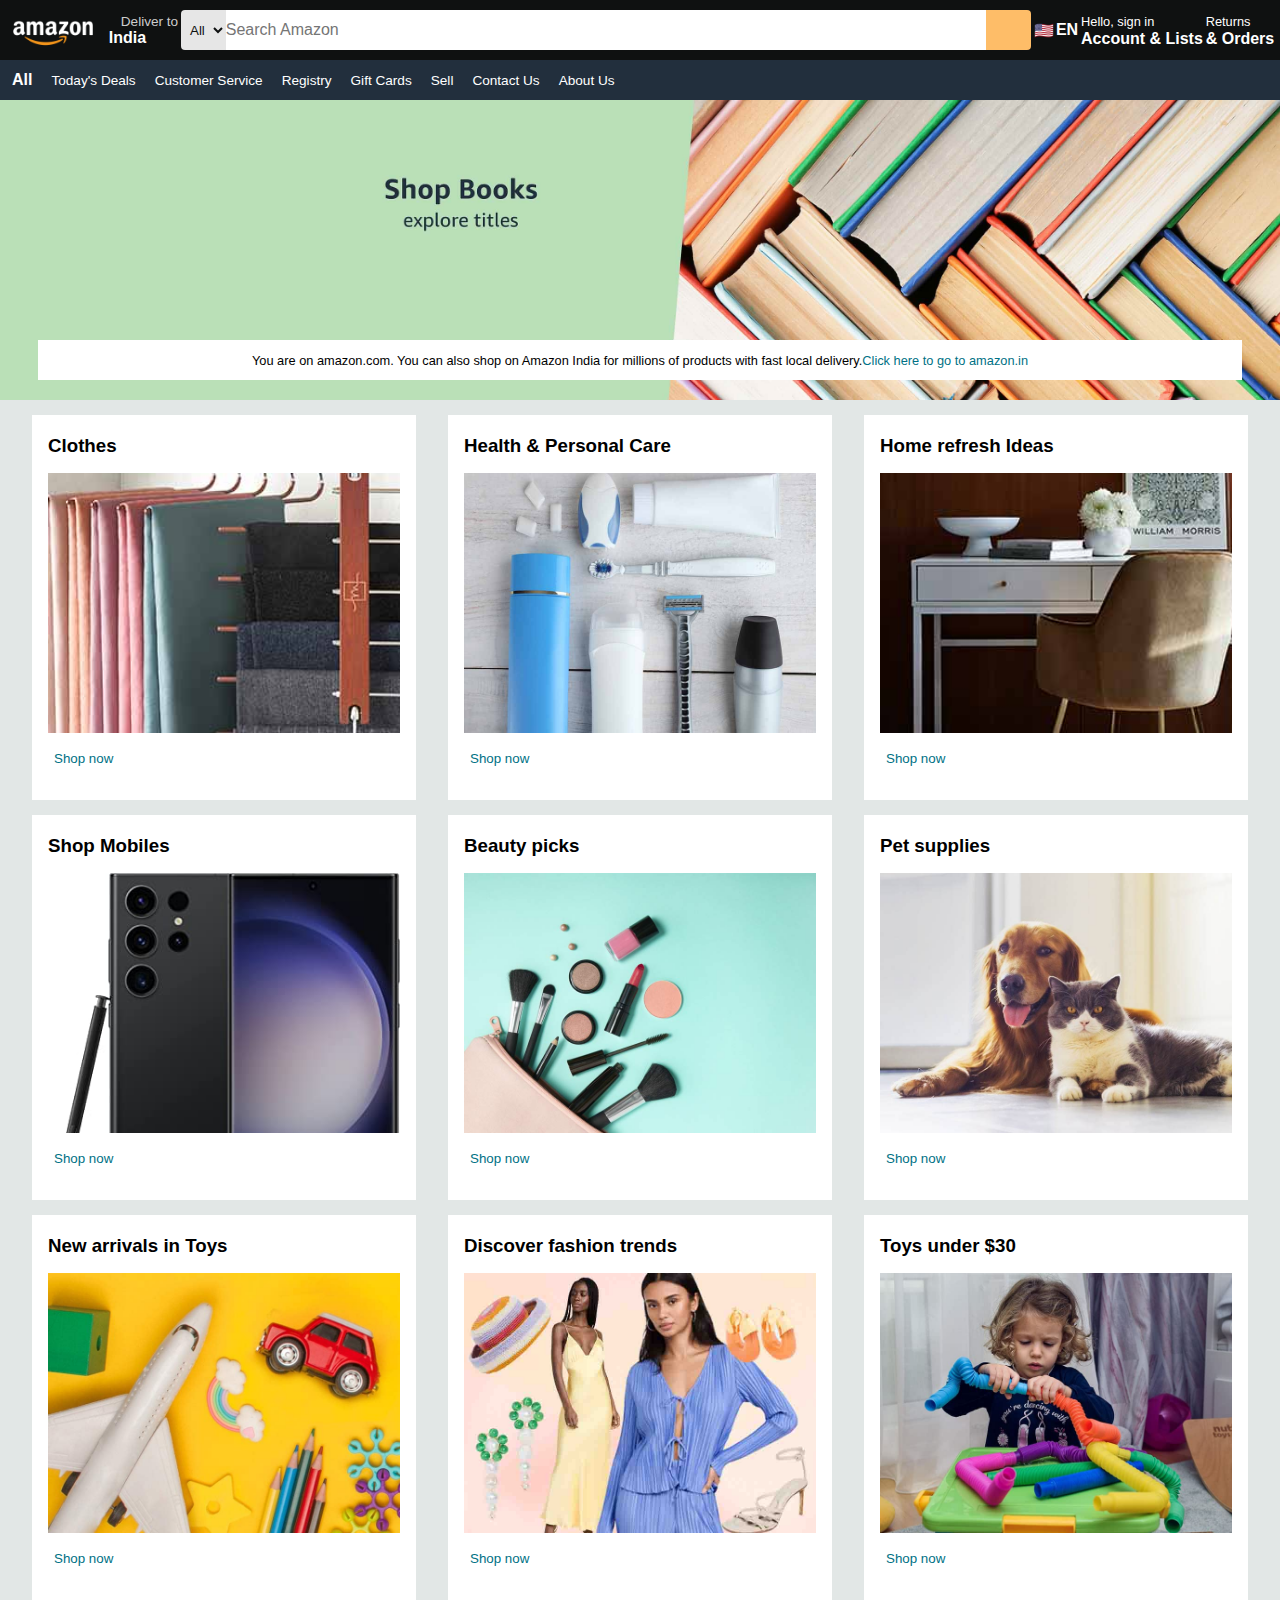
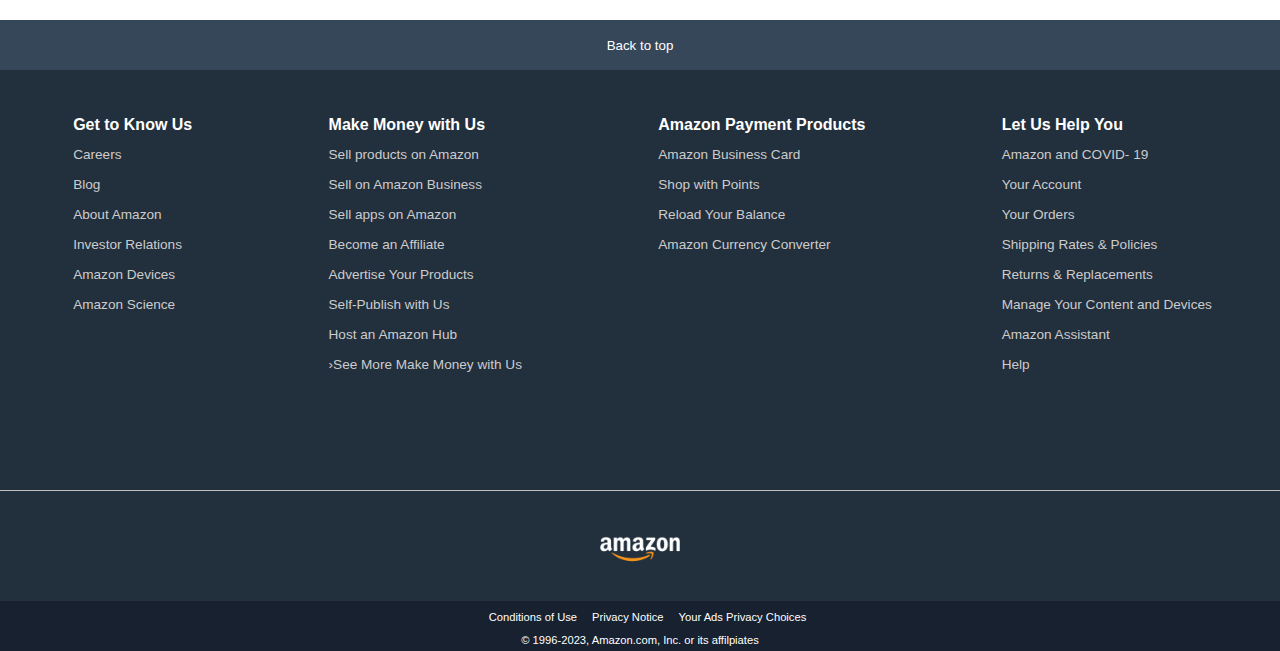
<file: Amazon-website-clone/index.html>
<!DOCTYPE html>
<html>

<head>
  <meta charset="utf-8">
  <meta name="viewport" content="width=device-width">
  <title>Amazon</title>
  <link rel="shortcut icon" href="favicon.ico" type="image/x-icon">
  <link rel="stylesheet" href="https://cdnjs.cloudflare.com/ajax/libs/font-awesome/6.4.2/css/all.min.css"
    integrity="sha512-z3gLpd7yknf1YoNbCzqRKc4qyor8gaKU1qmn+CShxbuBusANI9QpRohGBreCFkKxLhei6S9CQXFEbbKuqLg0DA=="
    crossorigin="anonymous" referrerpolicy="no-referrer" />

  <link href="style.css" rel="stylesheet" type="text/css" />
</head>

<body>
  <header>
    <div class="navbar">
      <div class="nav-logo border">
        <div class="logo">

        </div>
      </div>
      <div class="border">
        <p class="add-first">
          Deliver to
        </p>
        <div class="add-icon">
          <i class="fa-solid fa-location-dot"></i>
          <p class="add-second">
            India
          </p>
        </div>
      </div>
      <div class="nav-search">
        <select class="nav-select">
          <option>All</option>
        </select>
        <input class="nav-input" placeholder="Search Amazon">
        <div class="search-icon">
          <i class="fa-solid fa-magnifying-glass"></i>
        </div>
      </div>
      <div class="nav-lng border">
        <p>
          &#127482;&#127480;
        </p>
        <p class="lng">
          EN
        </p>
      </div>
      <div class="nav-singin border">
        <p>
          <span>Hello, sign in</span>
        </p>
        <p class="acc">
          Account & Lists
        </p>

      </div>
      <div class="nav-returns border">
        <p>
          <span>Returns</span>
        </p>
        <p class="acc">
          & Orders
        </p>
      </div>
      <div class="nav-cart border">
        <i class="fa-solid fa-cart-shopping"></i>
      </div>
    </div>
    <div class="panel ">
      <i class="fa-solid fa-bars"></i>
      <div class="panel-all border">
        All
      </div>
      <p class="border">
        Today's Deals
      </p>
      <p class="border">
        Customer Service
      </p>
      <p class="border">
        Registry
      </p>
      <p class="border">
        Gift Cards
      </p>
      <p class="border">
        Sell
      </p>
        <a href="contact.html" class="border" style="text-decoration:none; color: white;">Contact Us</a>
        <a href="about.html" class="border" style="text-decoration:none; color: white;">About Us</a>
    </div>
  </header>

  <div class="hero-section">

    <div class="msg">
      You are on amazon.com. You can also shop on Amazon India for millions of products with fast local delivery.
      <a href="https://amazon.in" target="_blank" class="amazonLink">Click here to go to amazon.in </a>
    </div>
   

  </div>
  <div class="shop-section">
    <div class="box1  box">
      <div class="box-content">
        <h3>
          Clothes
        </h3>
        <div class="box-img" style="background-image:url('box1_image.jpg')">

        </div>
        <button class="shopBtn">
          Shop now
        </button>
      </div>
    </div>
    <div class="box2  box">
      <div class="box-content">
        <h3>
          Health & Personal Care
        </h3>
        <div class="box-img" style="background-image:url('box2_image.jpg')">

        </div>
        <button class="shopBtn">
          Shop now
        </button>
      </div>
    </div>
    <div class="box3  box">
      <div class="box-content">
        <h3>
          Home refresh Ideas
        </h3>
        <div class="box-img" style="background-image:url('box3_image.jpg')">

        </div>
        <button class="shopBtn">
          Shop now
        </button>
      </div>
    </div>
    <div class="box1  box">
      <div class="box-content">
        <h3>
          Shop Mobiles
        </h3>
        <div class="box-img" style="background-image:url('box4_image.jpg')">

        </div>
        <button class="shopBtn">
          Shop now
        </button>
      </div>
    </div>
    <div class="box2  box">
      <div class="box-content">
        <h3>
          Beauty picks
        </h3>
        <div class="box-img" style="background-image:url('box5_image.jpg')">

        </div>
        <button class="shopBtn">
          Shop now
        </button>
      </div>
    </div>
    <div class="box3  box">
      <div class="box-content">
        <h3>
          Pet supplies
        </h3>
        <div class="box-img" style="background-image:url('box6_image.jpg')">

        </div>
        <button class="shopBtn">
          Shop now
        </button>
      </div>
    </div>
    <div class="box1  box">
      <div class="box-content">
        <h3>
          New arrivals in Toys
        </h3>
        <div class="box-img" style="background-image:url('box7_image.jpg')">

        </div>
        <button class="shopBtn">
          Shop now
        </button>
      </div>
    </div>
    <div class="box2  box">
      <div class="box-content">
        <h3>
          Discover fashion trends
        </h3>
        <div class="box-img" style="background-image:url('box8_image.jpg')">

        </div>
        <button class="shopBtn">
          Shop now
        </button>
      </div>
    </div>
    <div class="box3  box">
      <div class="box-content">
        <h3>
          Toys under $30
        </h3>
        <div class="box-img" style="background-image:url('box9_image.jpg')">

        </div>
        <button class="shopBtn">
          Shop now
        </button>
      </div>
    </div>
  </div>
  <footer>
    <div class="back">
      <button class="backBtn">Back to top</button>
    </div>
    <div class="foot-cont">
      <ul class="lists  list1">
        <li class="cont-head">Get to Know Us</li>
        <li>Careers</li>
        <li>Blog</li>
        <li>About Amazon</li>
        <li>Investor Relations</li>
        <li>Amazon Devices</li>
        <li>Amazon Science</li>

      </ul>
      <ul class="lists ">
        <li class="cont-head">Make Money with Us</li>
        <li>Sell products on Amazon</li>
        <li>Sell on Amazon Business</li>
        <li>Sell apps on Amazon</li>
        <li>Become an Affiliate</li>
        <li>Advertise Your Products</li>
        <li>Self-Publish with Us</li>
        <li>Host an Amazon Hub</li>
        <li>›See More Make Money with Us
        </li>

      </ul>
      <ul class="lists ">
        <li class="cont-head">Amazon Payment Products</li>
        <li>Amazon Business Card</li>
        <li>Shop with Points</li>
        <li>Reload Your Balance</li>
        <li>Amazon Currency Converter
        </li>

      </ul>
      <ul class="lists ">
        <li class="cont-head">Let Us Help You</li>
        <li>Amazon and COVID-
          19</li>
        <li>Your Account</li>
        <li>Your Orders</li>
        <li>Shipping Rates &
          Policies</li>
        <li>Returns &
          Replacements</li>
        <li>Manage Your Content
          and Devices</li>
        <li>Amazon Assistant</li>
        <li>Help</li>
      </ul>

    </div>
    <div class="foot-logo">
      <div class="logo-am">

      </div>

    </div>

    <div class="copyright-section">
      <p class="parh">
        Conditions of Use
      </p>
      <p class="parh">
        Privacy Notice
      </p>
      <p class="parh">
        Your Ads Privacy Choices
      </p>

      <div class="break">

      </div>

      <div class="copyright-second">

        © 1996-2023, Amazon.com, Inc. or its affilpiates

      </div>


    </div>


  </footer>

<script src="script.js"></script>


</body>

</html>
</file>
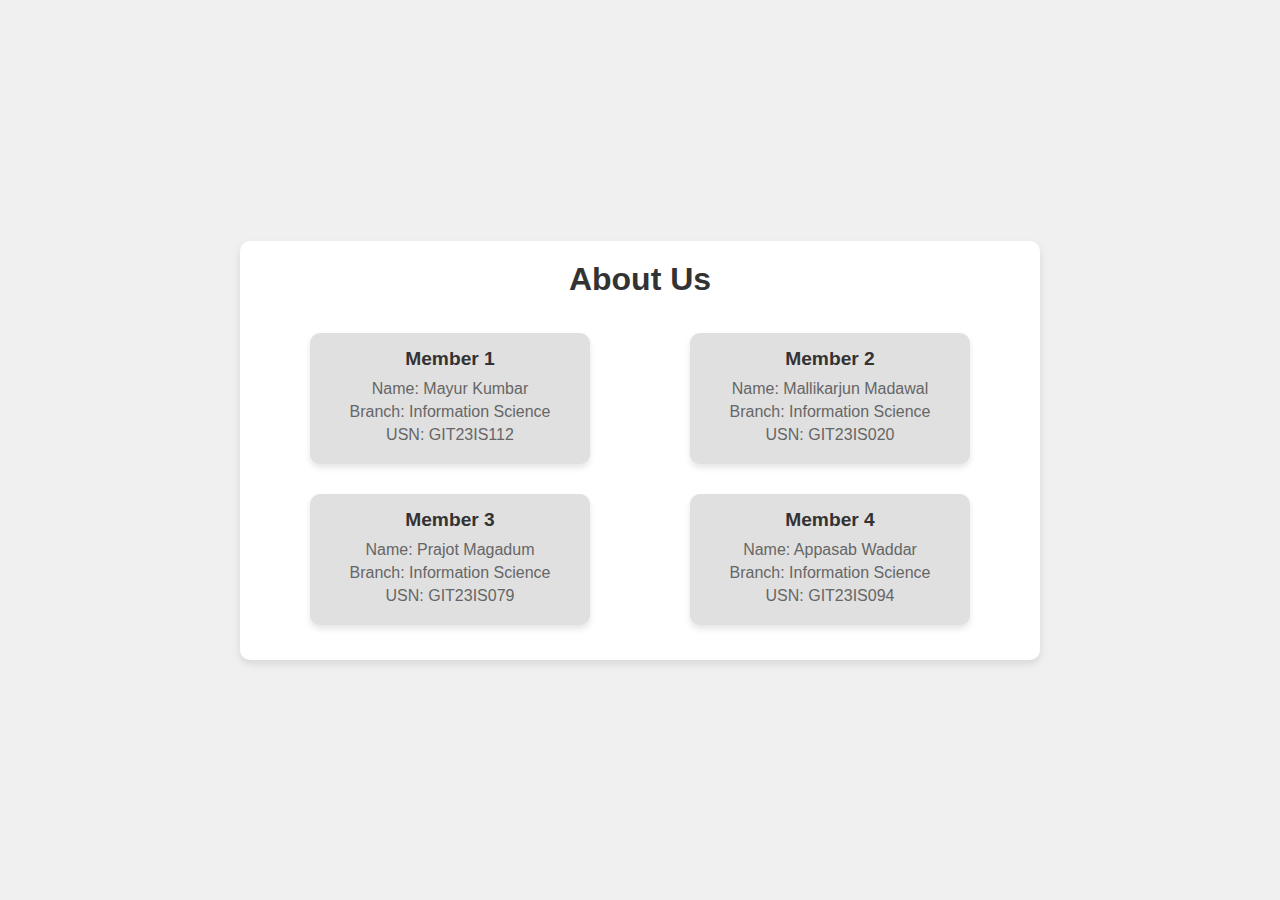
<file: Amazon-website-clone/about.html>
<!DOCTYPE html>
<html lang="en">

<head>
  <meta charset="UTF-8">
  <meta name="viewport" content="width=device-width, initial-scale=1.0">
  <title>About Us</title>
  <link rel="stylesheet" href="aboutStyle.css">
</head>

<body>
  <div class="about-container">
    <h1>About Us</h1>
    <div class="team">
      <div class="team-member">
        <h3>Member 1</h3>
        <p>Name: Mayur Kumbar</p>
        <p>Branch: Information Science</p>
        <p>USN: GIT23IS112</p>
      </div>
      <div class="team-member">
        <h3>Member 2</h3>
        <p>Name: Mallikarjun Madawal</p>
        <p>Branch: Information Science</p>
        <p>USN: GIT23IS020</p>
      </div>
      <div class="team-member">
        <h3>Member 3</h3>
        <p>Name: Prajot Magadum</p>
        <p>Branch: Information Science</p>
        <p>USN: GIT23IS079</p>
      </div>
      <div class="team-member">
        <h3>Member 4</h3>
        <p>Name: Appasab Waddar</p>
        <p>Branch: Information Science</p>
        <p>USN: GIT23IS094</p>
      </div>
    </div>
  </div>
</body>

</html>
</file>
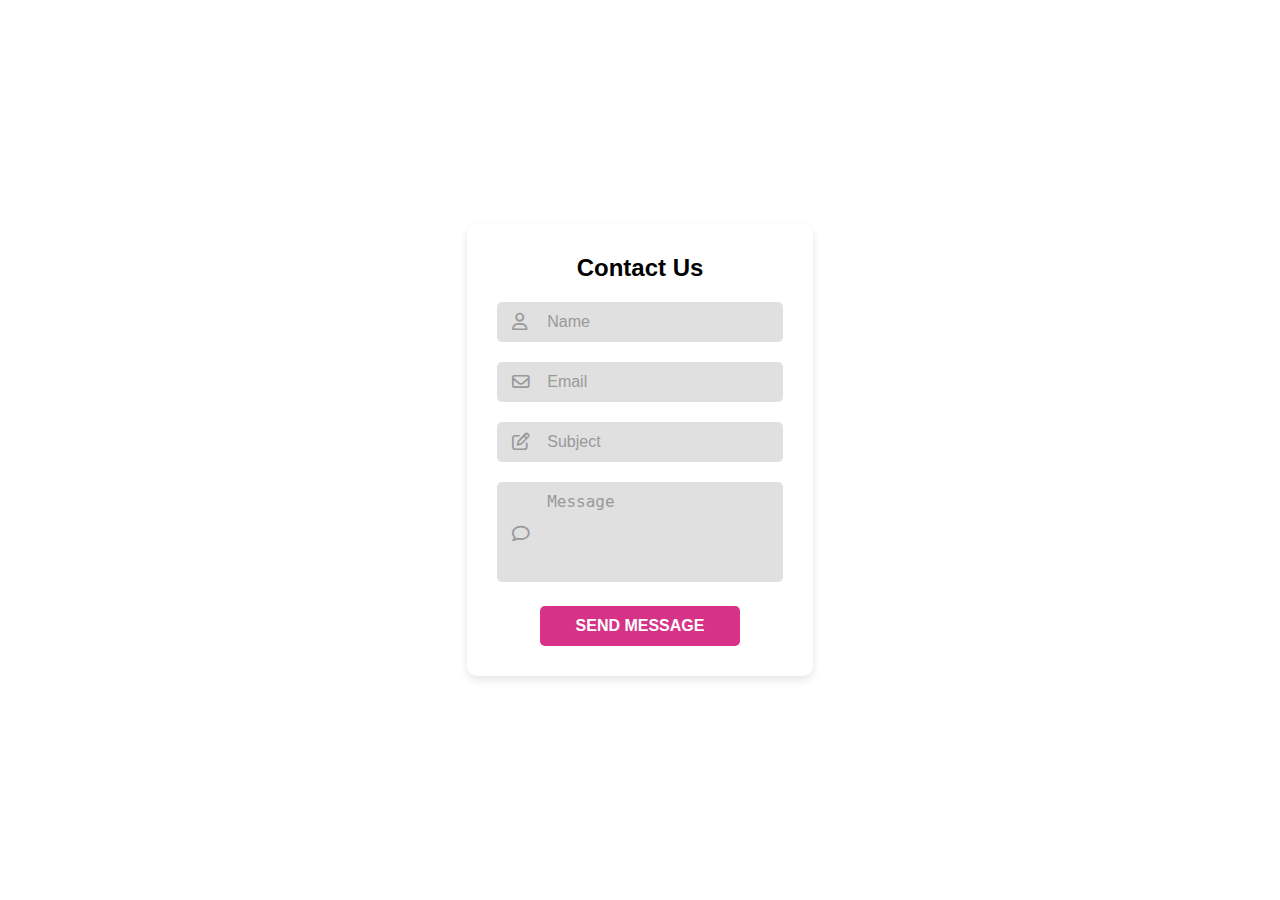
<file: Amazon-website-clone/contact.html>
<!DOCTYPE html>
<html>

<head>
  <meta charset="utf-8">
  <meta name="viewport" content="width=device-width, initial-scale=1.0">
  <title>Contact Us</title>
  <link rel="stylesheet" href="https://cdnjs.cloudflare.com/ajax/libs/font-awesome/6.4.2/css/all.min.css" />
  <link href="contactStyle.css" rel="stylesheet" type="text/css" />
</head>

<body>
  <div class="container">
    <div class="contact-container">
      <h2>Contact Us</h2>
      <form class="box">
        <div class="input-container">
          <input class="input" type="text" name="name" placeholder="Name" autocomplete="off" required/>
          <div class="icon">
            <i class="fa-regular fa-user" aria-hidden="true"></i>
          </div>
        </div>
        <div class="input-container">
          <input class="input" type="email" name="email" placeholder="Email" autocomplete="off" required/>
          <div class="icon">
            <i class="fa-regular fa-envelope" aria-hidden="true"></i>
          </div>
        </div>
        <div class="input-container">
          <input class="input" type="text" name="subject" placeholder="Subject" autocomplete="off" required/>
          <div class="icon">
            <i class="fa-regular fa-pen-to-square" aria-hidden="true"></i>
          </div>
        </div>
        <div class="input-container">
          <textarea class="input textarea" name="message" placeholder="Message" autocomplete="off" required></textarea>
          <div class="icon">
            <i class="fa-regular fa-comment" aria-hidden="true"></i>
          </div>
        </div>
        <div class="button-container">
          <button type="submit" class="contact-button">SEND MESSAGE</button>
        </div>
      </form>
    </div>
  </div>

  <script>
    let contactBtn = document.querySelector('.contact-button')
    contactBtn.addEventListener('click', () => {
      alert('Message sent successfully')
    })
  </script>
</body>

</html>
</file>
<file: Amazon-website-clone/style.css>
* {
  margin: 0;
  font-family: arial;
  border: border-box;
}

.navbar {
  height: 60px;
  background-color: #0f1111;
  color: white;
  display: flex;
  align-items: center;
  justify-content: space-evenly;
}

.nav-logo {
  height: 50px;
  width: 100px;
}

.logo {
  background-image: url("amazon_logo.png");
  height: 50px;
  width: 100px;
  background-size: cover;
}

.border {
  border: 1.5px solid transperent;
  border-radius: 4px;

}

.border:hover {
  border: 1.5px solid white;
  border-radius: 4px;

}

/** box2**/
.add-icon {
  display: flex;
  align-items: center;
}

.add-first {
  color: #cccccc;
  font-size: 0.85rem;
  margin-left: 15px;
}

.add-second {
  font-size: 1rem;
  margin-left: 3px;
  font-weight: 700;
}

/**box3**/

.nav-search {
  display: flex;
  justify-content: space-evenly;
  /** background-color: green;**/
  align-items: center;
  width: 850px;
  height: 40px;
  border-radius: 6px;
}

.nav-select {
  background-color: #E6E6E6;
  color: #0f1111;
  width: 50px;
  height: 40px;
  text-align: center;
  border-top-left-radius: 4px;
  border-bottom-left-radius: 4px;
  border: none;
}

.nav-input {
  border: none;
  height: 40px;
  width: 100%;
  padding: 0;
  font-size: 1rem;
  outline: none;
}

.search-icon {
  width: 50px;
  height: 40px;
  display: flex;
  align-items: center;
  justify-content: center;
  background-color: #febd68;
  font-size: 1.2rem;
  border-top-right-radius: 4px;
  border-bottom-right-radius: 4px;
  color: #0f1111;
}

.nav-search:hover {
  border: 2px solid orange;
}

/**box4**/

.nav-lng {
  display: flex;
}

.lng {
  margin-left: 2px;
  font-weight: 700;
}

/**box5 & box6**/

span {
  font-size: 0.8rem;
}

.acc {
  font-weight: 700;
  font-size: 1rem;
}

/**box7**/
.nav-cart i {
  font-size: 30px;
}

/**panel**/
.panel {
  height: 40px;
  background-color: #222f3d;
  display: flex;
  align-items: center;
  color: white;

}

.panel i {
  font-size: 20px;
  margin-left: 7px;

}

.panel-all {
  font-weight: 700;
  margin-left: 3px;
  padding: 2px;
}

.panel p {
  margin-left: 15px;
  font-size: 0.85rem;
  padding: 2px;
}

.panel a{
  margin-left: 15px;
  font-size: 0.85rem;
  padding: 2px;
}

/**hero section**/

.hero-section {
  background-image: url("book_image.jpg");
  background-size: cover;
  height: 300px;
  display: flex;
  align-items: flex-end;
  justify-content: center;

}

.amazonLink{
  text-decoration: none;
}

.msg {
  height: 40px;
  width: 94%;
  background-color: white;
  font-size: 0.8rem;
  display: flex;
  justify-content: center;
  align-items: center;
  margin-bottom: 20px;

}

.msg a {
  color: #007185;
  display: flex;
  color: #007185;
}

/**shop-section**/
.shop-section {
  display: flex;
  justify-content: space-evenly;
  flex-wrap: wrap;
  margin-bottom: 20px;
  background-color: #e2e7e6;
}

.box {
  height: 350px;
  width: 30%;
  background-color: white;
  padding: 20px 0px 15px;
  margin-top: 15px;

}

.shopBtn{
  border: none;
  background: none;
  cursor: pointer;
  color: #007185;
}

.box-img {
  height: 260px;
  background-size: cover;
  margin-top: 1rem;
  margin-bottom: 1rem;

}

.box-content {
  margin-left: 1rem;
  margin-right: 1rem;

}



.backBtn{
  border: none;
  background: none;
  color: white;
  cursor: pointer;
}

/**footer**/
.back {
  height: 50px;
  background-color: #37475a;
  color: white;
  display: flex;
  justify-content: center;
  align-items: center;
  font-size: 0.75rem;

}

.foot-cont {
  height: 420px;
  background-color: #222f3d;
  color: #cccccc;
  display: flex;
  justify-content: space-around;
  border-bottom: 0.5px solid #bfbfbf;
  padding-left: 5px;

}

.lists {
  list-style-type: none;
  line-height: 30px;
  margin-top: 40px;
  font-size: 0.85rem;
  padding: 0;

}

.cont-head {
  font-weight: 700;
  color: white;
  font-size: 1rem;

}

.foot-logo {
  height: 110px;
  background-color: #222f3d;
  display: flex;
  justify-content: center;
  align-items: center;

}

.logo-am {
  background-image: url("amazon_logo.png");
  height: 50px;
  width: 100px;
  background-size: cover;
}


.copyright-section {
  height: 50px;
  background-color: #172130;
  color: white;
  display: flex;
  justify-content: center;
  flex-wrap: wrap;

}

.parh {
  margin-top: 10px;
  padding-left: 15px;
  font-size: 0.7rem;

}

.break {
  flex-basis: 100%;
  height: 0;

}

.copyright-second {
  font-size: 0.7rem;
  margin: 0;

}
</file>
<file: Amazon-website-clone/aboutStyle.css>
* {
    margin: 0;
    padding: 0;
    box-sizing: border-box;
  }
  
  body {
    font-family: Arial, sans-serif;
    background-color: #f0f0f0;
    display: flex;
    justify-content: center;
    align-items: center;
    height: 100vh;
  }
  
  .about-container {
    text-align: center;
    padding: 20px;
    background-color: white;
    border-radius: 10px;
    box-shadow: 0 4px 8px rgba(0, 0, 0, 0.1);
    max-width: 800px;
    width: 100%;
  }
  
  .about-container h1 {
    margin-bottom: 20px;
    font-size: 2rem;
    color: #333;
  }
  
  .team {
    display: flex;
    justify-content: space-around;
    flex-wrap: wrap;
  }
  
  .team-member {
    background-color: #e0e0e0;
    border-radius: 10px;
    padding: 15px;
    margin: 15px 0;
    width: 280px;
    text-align: center;
    box-shadow: 0 4px 6px rgba(0, 0, 0, 0.1);
  }
  
  .team-member h3 {
    margin-bottom: 10px;
    font-size: 1.2rem;
    color: #333;
  }
  
  .team-member p {
    margin-bottom: 5px;
    font-size: 1rem;
    color: #666;
  }
</file>
<file: Amazon-website-clone/contactStyle.css>
* {
    margin: 0;
    padding: 0;
    box-sizing: border-box;
  }
  
  body { 
    height: 100vh;
    display: flex;
    justify-content: center;
    align-items: center;
  }
  
  .container {
    display: flex;
    justify-content: center;
    align-items: center;
    height: 100%;
    width: 30vw;
  }
  
  .contact-container {
    width: 90%;
    max-width: 500px;
    background-color: white;
    padding: 30px;
    border-radius: 10px;
    box-shadow: 0 4px 8px rgba(0, 0, 0, 0.1);
  }
  
  h2 {
    text-align: center;
    margin-bottom: 20px;
    font-family: Arial, sans-serif;
    font-weight: 900;
  }
  
  .box {
    position: relative;
  }
  
  .input-container {
    position: relative;
    margin-bottom: 20px;
  }
  
  .input {
    background-color: #e0e0e0;
    border: 0;
    width: 100%;
    height: 40px;
    padding-left: 50px;
    font-size: 1rem;
    border-radius: 5px;
  }
  
  .input::placeholder {
    color: #999999;
  }
  
  .textarea {
    height: 100px;
    resize: none;
    padding-top: 10px;
  }
  
  .icon {
    position: absolute;
    left: 15px;
    top: 50%;
    transform: translateY(-50%);
    font-size: 1.1rem;
    color: #999999;
  }
  
  .button-container {
    display: flex;
    justify-content: center;
    margin-top: 20px;
  }
  
  .contact-button {
    outline: none;
    border: none;
    width: 100%;
    max-width: 200px;
    height: 40px;
    background-color: #d63388;
    color: white;
    font-weight: 900;
    font-size: 1rem;
    border-radius: 5px;
    cursor: pointer;
  }
  
  .contact-button:hover {
    background-color: #c02676;
  }
</file>
